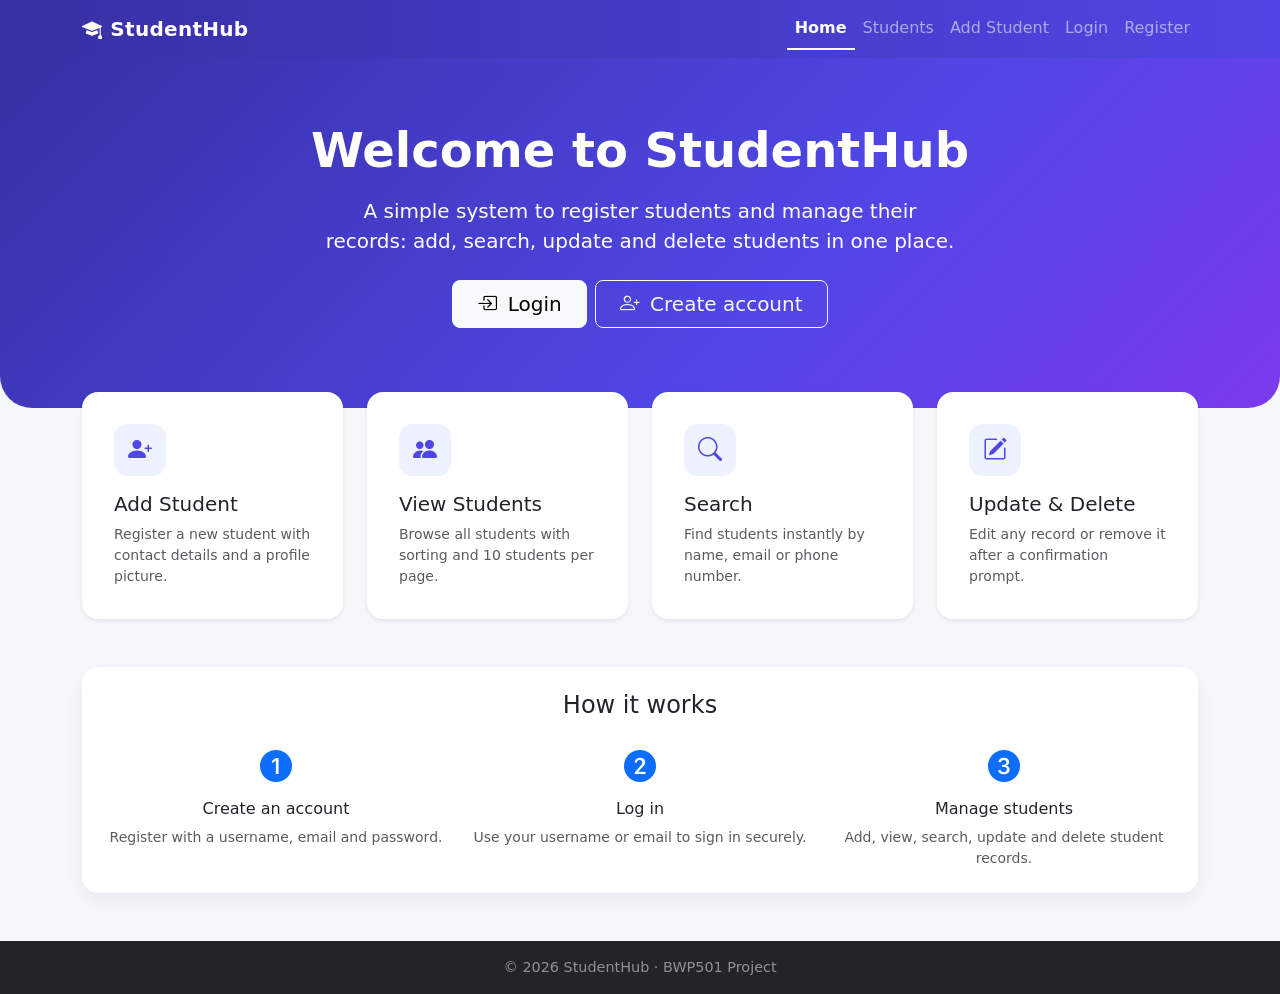
<file: index.html>
<!DOCTYPE html>
<html lang="en">
<head>
  <meta charset="UTF-8">
  <meta name="viewport" content="width=device-width, initial-scale=1.0">
  <title>Home | Student Registration System</title>

  <!-- Bootstrap 5 + Bootstrap Icons (from CDN) -->
  <link href="https://cdn.jsdelivr.net/npm/bootstrap@5.3.3/dist/css/bootstrap.min.css" rel="stylesheet">
  <link href="https://cdn.jsdelivr.net/npm/bootstrap-icons@1.11.3/font/bootstrap-icons.min.css" rel="stylesheet">
  <link href="css/style.css" rel="stylesheet">
</head>
<body>

  <!-- ===== Navbar ===== -->
  <nav class="navbar navbar-expand-lg navbar-dark bg-brand">
    <div class="container">
      <a class="navbar-brand" href="index.html"><i class="bi bi-mortarboard-fill me-2"></i>StudentHub</a>
      <button class="navbar-toggler" type="button" data-bs-toggle="collapse" data-bs-target="#mainNav"
              aria-controls="mainNav" aria-expanded="false" aria-label="Toggle navigation">
        <span class="navbar-toggler-icon"></span>
      </button>
      <div class="collapse navbar-collapse" id="mainNav">
        <ul class="navbar-nav ms-auto">
          <li class="nav-item"><a class="nav-link active" aria-current="page" href="index.html">Home</a></li>
          <li class="nav-item"><a class="nav-link" href="view_students.php">Students</a></li>
          <li class="nav-item"><a class="nav-link" href="add_student.php">Add Student</a></li>
          <li class="nav-item"><a class="nav-link" href="login.html">Login</a></li>
          <li class="nav-item"><a class="nav-link" href="register.html">Register</a></li>
        </ul>
      </div>
    </div>
  </nav>

  <main>
    <!-- ===== Welcome section ===== -->
    <section class="hero text-center">
      <div class="container">
        <h1 class="display-5 mb-3">Welcome to StudentHub</h1>
        <p class="lead mb-4 mx-auto" style="max-width: 640px;">
          A simple system to register students and manage their records:
          add, search, update and delete students in one place.
        </p>
        <div class="d-flex flex-column flex-sm-row justify-content-center gap-2">
          <a href="login.html" class="btn btn-light btn-lg px-4"><i class="bi bi-box-arrow-in-right me-1"></i> Login</a>
          <a href="register.html" class="btn btn-outline-light btn-lg px-4"><i class="bi bi-person-plus me-1"></i> Create account</a>
        </div>
      </div>
    </section>

    <!-- ===== Quick links ===== -->
    <section class="container" style="margin-top: -2.5rem;">
      <div class="row g-4">
        <div class="col-12 col-md-6 col-lg-3">
          <a href="add_student.php" class="text-decoration-none">
            <div class="card feature-card shadow-sm h-100 p-3">
              <div class="card-body">
                <div class="feature-icon mb-3"><i class="bi bi-person-plus-fill"></i></div>
                <h5 class="card-title text-dark">Add Student</h5>
                <p class="card-text text-muted small">Register a new student with contact details and a profile picture.</p>
              </div>
            </div>
          </a>
        </div>

        <div class="col-12 col-md-6 col-lg-3">
          <a href="view_students.php" class="text-decoration-none">
            <div class="card feature-card shadow-sm h-100 p-3">
              <div class="card-body">
                <div class="feature-icon mb-3"><i class="bi bi-people-fill"></i></div>
                <h5 class="card-title text-dark">View Students</h5>
                <p class="card-text text-muted small">Browse all students with sorting and 10 students per page.</p>
              </div>
            </div>
          </a>
        </div>

        <div class="col-12 col-md-6 col-lg-3">
          <a href="view_students.php" class="text-decoration-none">
            <div class="card feature-card shadow-sm h-100 p-3">
              <div class="card-body">
                <div class="feature-icon mb-3"><i class="bi bi-search"></i></div>
                <h5 class="card-title text-dark">Search</h5>
                <p class="card-text text-muted small">Find students instantly by name, email or phone number.</p>
              </div>
            </div>
          </a>
        </div>

        <div class="col-12 col-md-6 col-lg-3">
          <a href="view_students.php" class="text-decoration-none">
            <div class="card feature-card shadow-sm h-100 p-3">
              <div class="card-body">
                <div class="feature-icon mb-3"><i class="bi bi-pencil-square"></i></div>
                <h5 class="card-title text-dark">Update &amp; Delete</h5>
                <p class="card-text text-muted small">Edit any record or remove it after a confirmation prompt.</p>
              </div>
            </div>
          </a>
        </div>
      </div>
    </section>

    <!-- ===== How it works ===== -->
    <section class="container my-5">
      <div class="card card-soft p-4">
        <h4 class="mb-4 text-center">How it works</h4>
        <div class="row text-center g-4">
          <div class="col-12 col-md-4">
            <div class="fs-2 text-primary mb-2"><i class="bi bi-1-circle-fill"></i></div>
            <h6>Create an account</h6>
            <p class="text-muted small mb-0">Register with a username, email and password.</p>
          </div>
          <div class="col-12 col-md-4">
            <div class="fs-2 text-primary mb-2"><i class="bi bi-2-circle-fill"></i></div>
            <h6>Log in</h6>
            <p class="text-muted small mb-0">Use your username or email to sign in securely.</p>
          </div>
          <div class="col-12 col-md-4">
            <div class="fs-2 text-primary mb-2"><i class="bi bi-3-circle-fill"></i></div>
            <h6>Manage students</h6>
            <p class="text-muted small mb-0">Add, view, search, update and delete student records.</p>
          </div>
        </div>
      </div>
    </section>
  </main>

  <!-- ===== Footer ===== -->
  <footer class="bg-dark text-white-50 text-center py-3">
    <div class="container">&copy; <span class="js-year"></span> StudentHub &middot; BWP501 Project</div>
  </footer>

  <script src="https://cdn.jsdelivr.net/npm/bootstrap@5.3.3/dist/js/bootstrap.bundle.min.js"></script>
  <script src="js/config.js"></script>
  <script src="js/main.js"></script>
</body>
</html>
</file>
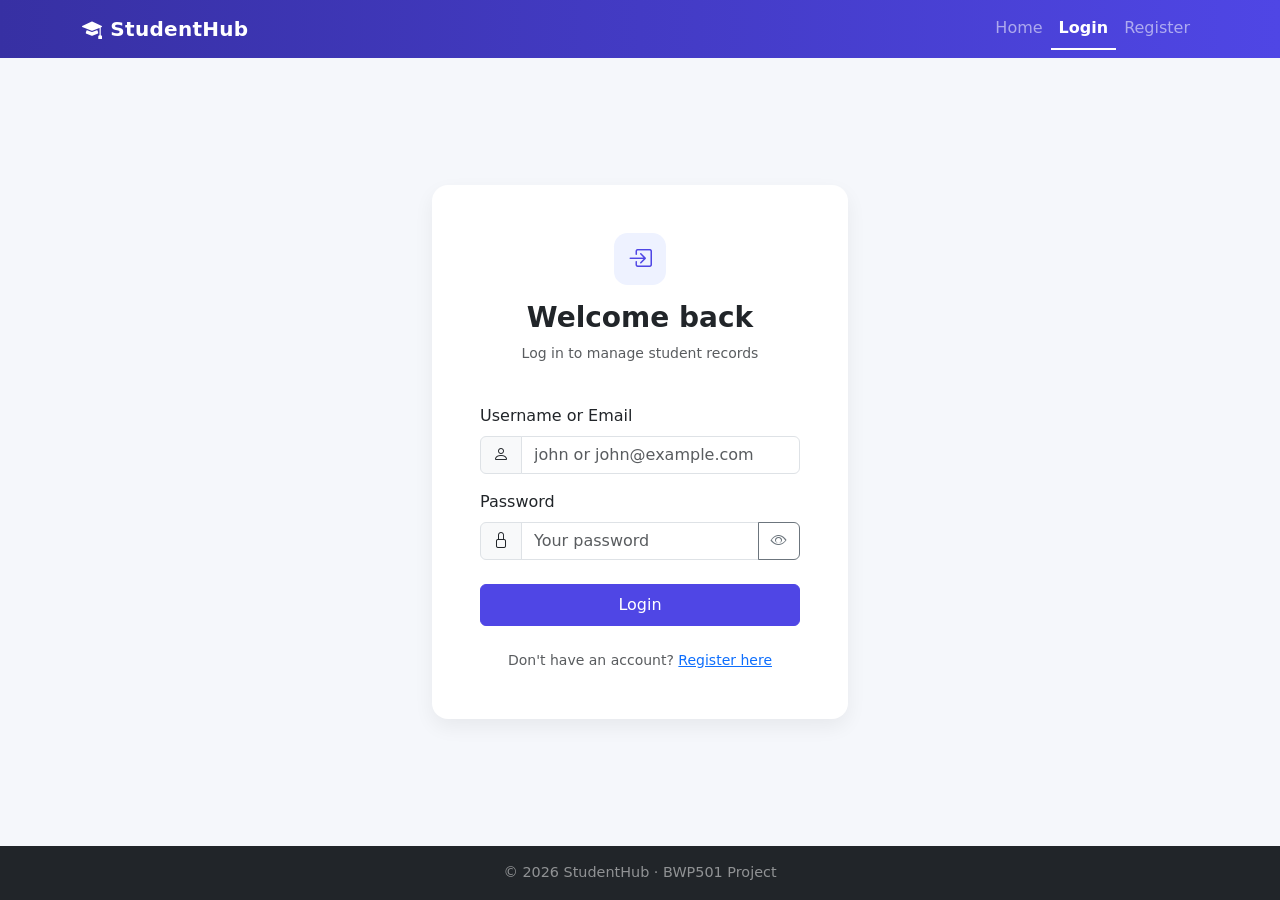
<file: login.html>
<!DOCTYPE html>
<html lang="en">
<head>
  <meta charset="UTF-8">
  <meta name="viewport" content="width=device-width, initial-scale=1.0">
  <title>Login | Student Registration System</title>

  <link href="https://cdn.jsdelivr.net/npm/bootstrap@5.3.3/dist/css/bootstrap.min.css" rel="stylesheet">
  <link href="https://cdn.jsdelivr.net/npm/bootstrap-icons@1.11.3/font/bootstrap-icons.min.css" rel="stylesheet">
  <link href="css/style.css" rel="stylesheet">
</head>
<body>

  <nav class="navbar navbar-expand-lg navbar-dark bg-brand">
    <div class="container">
      <a class="navbar-brand" href="index.html"><i class="bi bi-mortarboard-fill me-2"></i>StudentHub</a>
      <button class="navbar-toggler" type="button" data-bs-toggle="collapse" data-bs-target="#mainNav"
              aria-controls="mainNav" aria-expanded="false" aria-label="Toggle navigation">
        <span class="navbar-toggler-icon"></span>
      </button>
      <div class="collapse navbar-collapse" id="mainNav">
        <ul class="navbar-nav ms-auto">
          <li class="nav-item"><a class="nav-link" href="index.html">Home</a></li>
          <li class="nav-item"><a class="nav-link active" aria-current="page" href="login.html">Login</a></li>
          <li class="nav-item"><a class="nav-link" href="register.html">Register</a></li>
        </ul>
      </div>
    </div>
  </nav>

  <main class="d-flex align-items-center py-5">
    <div class="container auth-wrapper">
      <div class="card card-soft p-4 p-sm-5">
        <div class="text-center mb-4">
          <div class="feature-icon mb-3"><i class="bi bi-box-arrow-in-right"></i></div>
          <h3 class="fw-bold">Welcome back</h3>
          <p class="text-muted small">Log in to manage student records</p>
        </div>

        <!-- Error / success messages appear here (e.g. login.html?error=invalid_credentials) -->
        <div id="formAlert"></div>

        <!-- The form is sent to the backend file login.php -->
        <form id="loginForm" action="login.php" method="POST" novalidate>
          <div class="mb-3">
            <label for="login" class="form-label">Username or Email</label>
            <div class="input-group has-validation">
              <span class="input-group-text"><i class="bi bi-person"></i></span>
              <input type="text" class="form-control" id="login" name="login" placeholder="john or john@example.com"
                     autocomplete="username" required>
              <div class="invalid-feedback">Please enter your username or email.</div>
            </div>
          </div>

          <div class="mb-4">
            <label for="password" class="form-label">Password</label>
            <div class="input-group has-validation">
              <span class="input-group-text"><i class="bi bi-lock"></i></span>
              <input type="password" class="form-control" id="password" name="password" placeholder="Your password"
                     autocomplete="current-password" required>
              <button class="btn btn-outline-secondary" type="button" data-toggle-password="password" aria-label="Show password">
                <i class="bi bi-eye"></i>
              </button>
              <div class="invalid-feedback">Please enter your password.</div>
            </div>
          </div>

          <button type="submit" class="btn btn-brand w-100 py-2">
            <span class="spinner-border spinner-border-sm me-1 d-none" aria-hidden="true"></span>
            Login
          </button>
        </form>

        <p class="text-center text-muted small mt-4 mb-0">
          Don't have an account? <a href="register.html">Register here</a>
        </p>
      </div>
    </div>
  </main>

  <footer class="bg-dark text-white-50 text-center py-3">
    <div class="container">&copy; <span class="js-year"></span> StudentHub &middot; BWP501 Project</div>
  </footer>

  <script src="https://cdn.jsdelivr.net/npm/bootstrap@5.3.3/dist/js/bootstrap.bundle.min.js"></script>
  <script src="js/config.js"></script>
  <script src="js/main.js"></script>
  <script src="js/auth.js"></script>
</body>
</html>
</file>
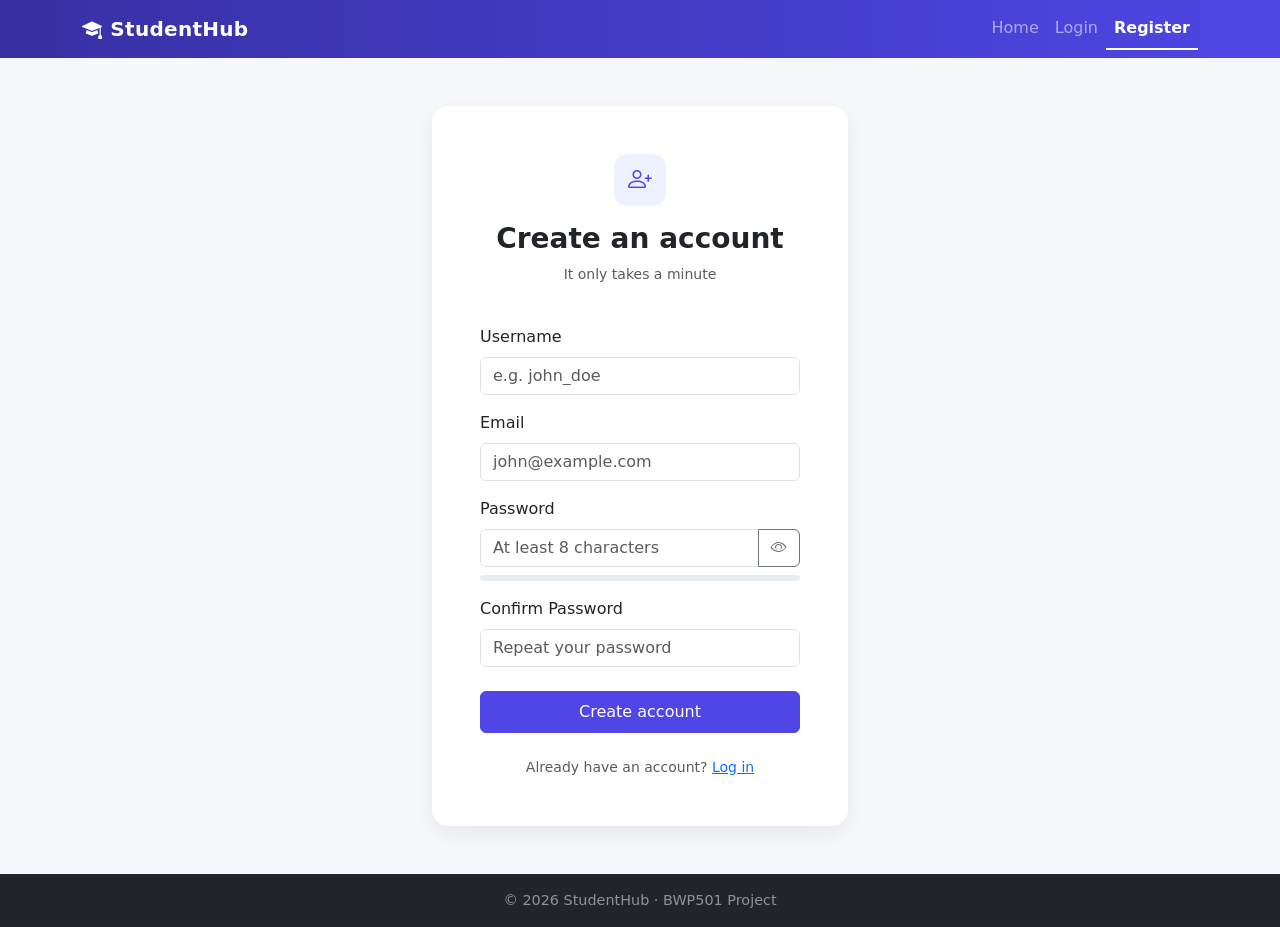
<file: register.html>
<!DOCTYPE html>
<html lang="en">
<head>
  <meta charset="UTF-8">
  <meta name="viewport" content="width=device-width, initial-scale=1.0">
  <title>Register | Student Registration System</title>

  <link href="https://cdn.jsdelivr.net/npm/bootstrap@5.3.3/dist/css/bootstrap.min.css" rel="stylesheet">
  <link href="https://cdn.jsdelivr.net/npm/bootstrap-icons@1.11.3/font/bootstrap-icons.min.css" rel="stylesheet">
  <link href="css/style.css" rel="stylesheet">
</head>
<body>

  <nav class="navbar navbar-expand-lg navbar-dark bg-brand">
    <div class="container">
      <a class="navbar-brand" href="index.html"><i class="bi bi-mortarboard-fill me-2"></i>StudentHub</a>
      <button class="navbar-toggler" type="button" data-bs-toggle="collapse" data-bs-target="#mainNav"
              aria-controls="mainNav" aria-expanded="false" aria-label="Toggle navigation">
        <span class="navbar-toggler-icon"></span>
      </button>
      <div class="collapse navbar-collapse" id="mainNav">
        <ul class="navbar-nav ms-auto">
          <li class="nav-item"><a class="nav-link" href="index.html">Home</a></li>
          <li class="nav-item"><a class="nav-link" href="login.html">Login</a></li>
          <li class="nav-item"><a class="nav-link active" aria-current="page" href="register.html">Register</a></li>
        </ul>
      </div>
    </div>
  </nav>

  <main class="d-flex align-items-center py-5">
    <div class="container auth-wrapper">
      <div class="card card-soft p-4 p-sm-5">
        <div class="text-center mb-4">
          <div class="feature-icon mb-3"><i class="bi bi-person-plus"></i></div>
          <h3 class="fw-bold">Create an account</h3>
          <p class="text-muted small">It only takes a minute</p>
        </div>

        <!-- Error messages appear here (e.g. register.html?error=email_taken) -->
        <div id="formAlert"></div>

        <!-- The form is sent to the backend file register.php -->
        <form id="registerForm" action="register.php" method="POST" novalidate>
          <div class="mb-3">
            <label for="username" class="form-label">Username</label>
            <input type="text" class="form-control" id="username" name="username" placeholder="e.g. john_doe"
                   autocomplete="username" required minlength="3" maxlength="30" pattern="[A-Za-z0-9_]+">
            <div class="invalid-feedback">3-30 characters: letters, numbers and underscore only.</div>
          </div>

          <div class="mb-3">
            <label for="email" class="form-label">Email</label>
            <input type="email" class="form-control" id="email" name="email" placeholder="john@example.com"
                   autocomplete="email" required maxlength="100">
            <div class="invalid-feedback">Please enter a valid email address.</div>
          </div>

          <div class="mb-3">
            <label for="password" class="form-label">Password</label>
            <div class="input-group has-validation">
              <input type="password" class="form-control" id="password" name="password" placeholder="At least 8 characters"
                     autocomplete="new-password" required minlength="8">
              <button class="btn btn-outline-secondary" type="button" data-toggle-password="password" aria-label="Show password">
                <i class="bi bi-eye"></i>
              </button>
              <div class="invalid-feedback">At least 8 characters, including a letter and a number.</div>
            </div>
            <!-- Password strength meter (filled by auth.js) -->
            <div class="progress mt-2" style="height: 6px;">
              <div id="strengthBar" class="strength-bar" style="width: 0%;"></div>
            </div>
            <small id="strengthText" class="text-muted"></small>
          </div>

          <div class="mb-4">
            <label for="confirm_password" class="form-label">Confirm Password</label>
            <input type="password" class="form-control" id="confirm_password" name="confirm_password"
                   placeholder="Repeat your password" autocomplete="new-password" required>
            <div class="invalid-feedback">Passwords do not match.</div>
          </div>

          <button type="submit" class="btn btn-brand w-100 py-2">
            <span class="spinner-border spinner-border-sm me-1 d-none" aria-hidden="true"></span>
            Create account
          </button>
        </form>

        <p class="text-center text-muted small mt-4 mb-0">
          Already have an account? <a href="login.html">Log in</a>
        </p>
      </div>
    </div>
  </main>

  <footer class="bg-dark text-white-50 text-center py-3">
    <div class="container">&copy; <span class="js-year"></span> StudentHub &middot; BWP501 Project</div>
  </footer>

  <script src="https://cdn.jsdelivr.net/npm/bootstrap@5.3.3/dist/js/bootstrap.bundle.min.js"></script>
  <script src="js/config.js"></script>
  <script src="js/main.js"></script>
  <script src="js/auth.js"></script>
</body>
</html>
</file>
<file: css/style.css>
/* =========================================================
   Student Registration System - custom styles
   Bootstrap 5 does most of the work; this file only adds
   the colors and small touches that make the site our own.
   ========================================================= */

:root {
  --brand: #4f46e5;          /* main purple-blue color */
  --brand-dark: #3730a3;
  --brand-light: #eef2ff;
  --page-bg: #f5f7fb;
  --card-radius: 1rem;
}

body {
  background-color: var(--page-bg);
  min-height: 100vh;
  display: flex;
  flex-direction: column;
}

main {
  flex: 1; /* pushes the footer to the bottom on short pages */
}

/* ---------- Navbar ---------- */
.navbar-brand {
  font-weight: 700;
  letter-spacing: 0.3px;
}

.bg-brand {
  background: linear-gradient(90deg, var(--brand-dark), var(--brand));
}

.navbar .nav-link.active {
  font-weight: 600;
  border-bottom: 2px solid #fff;
}

/* ---------- Buttons ---------- */
.btn-brand {
  background-color: var(--brand);
  border-color: var(--brand);
  color: #fff;
}

.btn-brand:hover,
.btn-brand:focus {
  background-color: var(--brand-dark);
  border-color: var(--brand-dark);
  color: #fff;
}

/* ---------- Home page hero ---------- */
.hero {
  background: linear-gradient(135deg, var(--brand-dark) 0%, var(--brand) 60%, #7c3aed 100%);
  color: #fff;
  border-radius: 0 0 2rem 2rem;
  padding: 4rem 0 5rem;
}

.hero h1 {
  font-weight: 800;
}

.feature-card {
  border: none;
  border-radius: var(--card-radius);
  transition: transform 0.2s ease, box-shadow 0.2s ease;
}

.feature-card:hover {
  transform: translateY(-4px);
  box-shadow: 0 0.75rem 1.5rem rgba(79, 70, 229, 0.15) !important;
}

.feature-icon {
  width: 3.25rem;
  height: 3.25rem;
  border-radius: 0.85rem;
  display: inline-flex;
  align-items: center;
  justify-content: center;
  font-size: 1.5rem;
  background-color: var(--brand-light);
  color: var(--brand);
}

/* ---------- Cards / forms ---------- */
.card-soft {
  border: none;
  border-radius: var(--card-radius);
  box-shadow: 0 0.5rem 1.25rem rgba(0, 0, 0, 0.06);
}

.auth-wrapper {
  max-width: 440px;
}

.form-control:focus,
.form-select:focus {
  border-color: var(--brand);
  box-shadow: 0 0 0 0.2rem rgba(79, 70, 229, 0.2);
}

/* password strength bar on the register page */
.strength-bar {
  height: 6px;
  border-radius: 3px;
  transition: width 0.3s ease, background-color 0.3s ease;
}

/* ---------- Profile pictures ---------- */
.avatar {
  width: 42px;
  height: 42px;
  border-radius: 50%;
  object-fit: cover;
  flex-shrink: 0;
}

/* shown when a student has no picture: their initials in a circle */
.avatar-initials {
  display: inline-flex;
  align-items: center;
  justify-content: center;
  background-color: var(--brand-light);
  color: var(--brand);
  font-weight: 700;
  font-size: 0.9rem;
}

.avatar-preview {
  width: 120px;
  height: 120px;
  border-radius: 50%;
  object-fit: cover;
  border: 4px solid #fff;
  box-shadow: 0 0.25rem 0.75rem rgba(0, 0, 0, 0.12);
}

/* ---------- Students table ---------- */
.table thead th.sortable {
  cursor: pointer;
  user-select: none;
  white-space: nowrap;
}

.table thead th.sortable:hover {
  color: var(--brand);
}

.table td {
  vertical-align: middle;
}

.page-link {
  color: var(--brand);
}

.page-item.active .page-link {
  background-color: var(--brand);
  border-color: var(--brand);
}

/* ---------- Toast container (success / error messages) ---------- */
.toast-container {
  z-index: 1100;
}

/* ---------- Footer ---------- */
footer {
  font-size: 0.9rem;
}

/* ---------- Small screens ---------- */
@media (max-width: 576px) {
  .hero {
    padding: 2.5rem 0 3.5rem;
    border-radius: 0 0 1.25rem 1.25rem;
  }

  .hero h1 {
    font-size: 1.9rem;
  }
}
</file>
